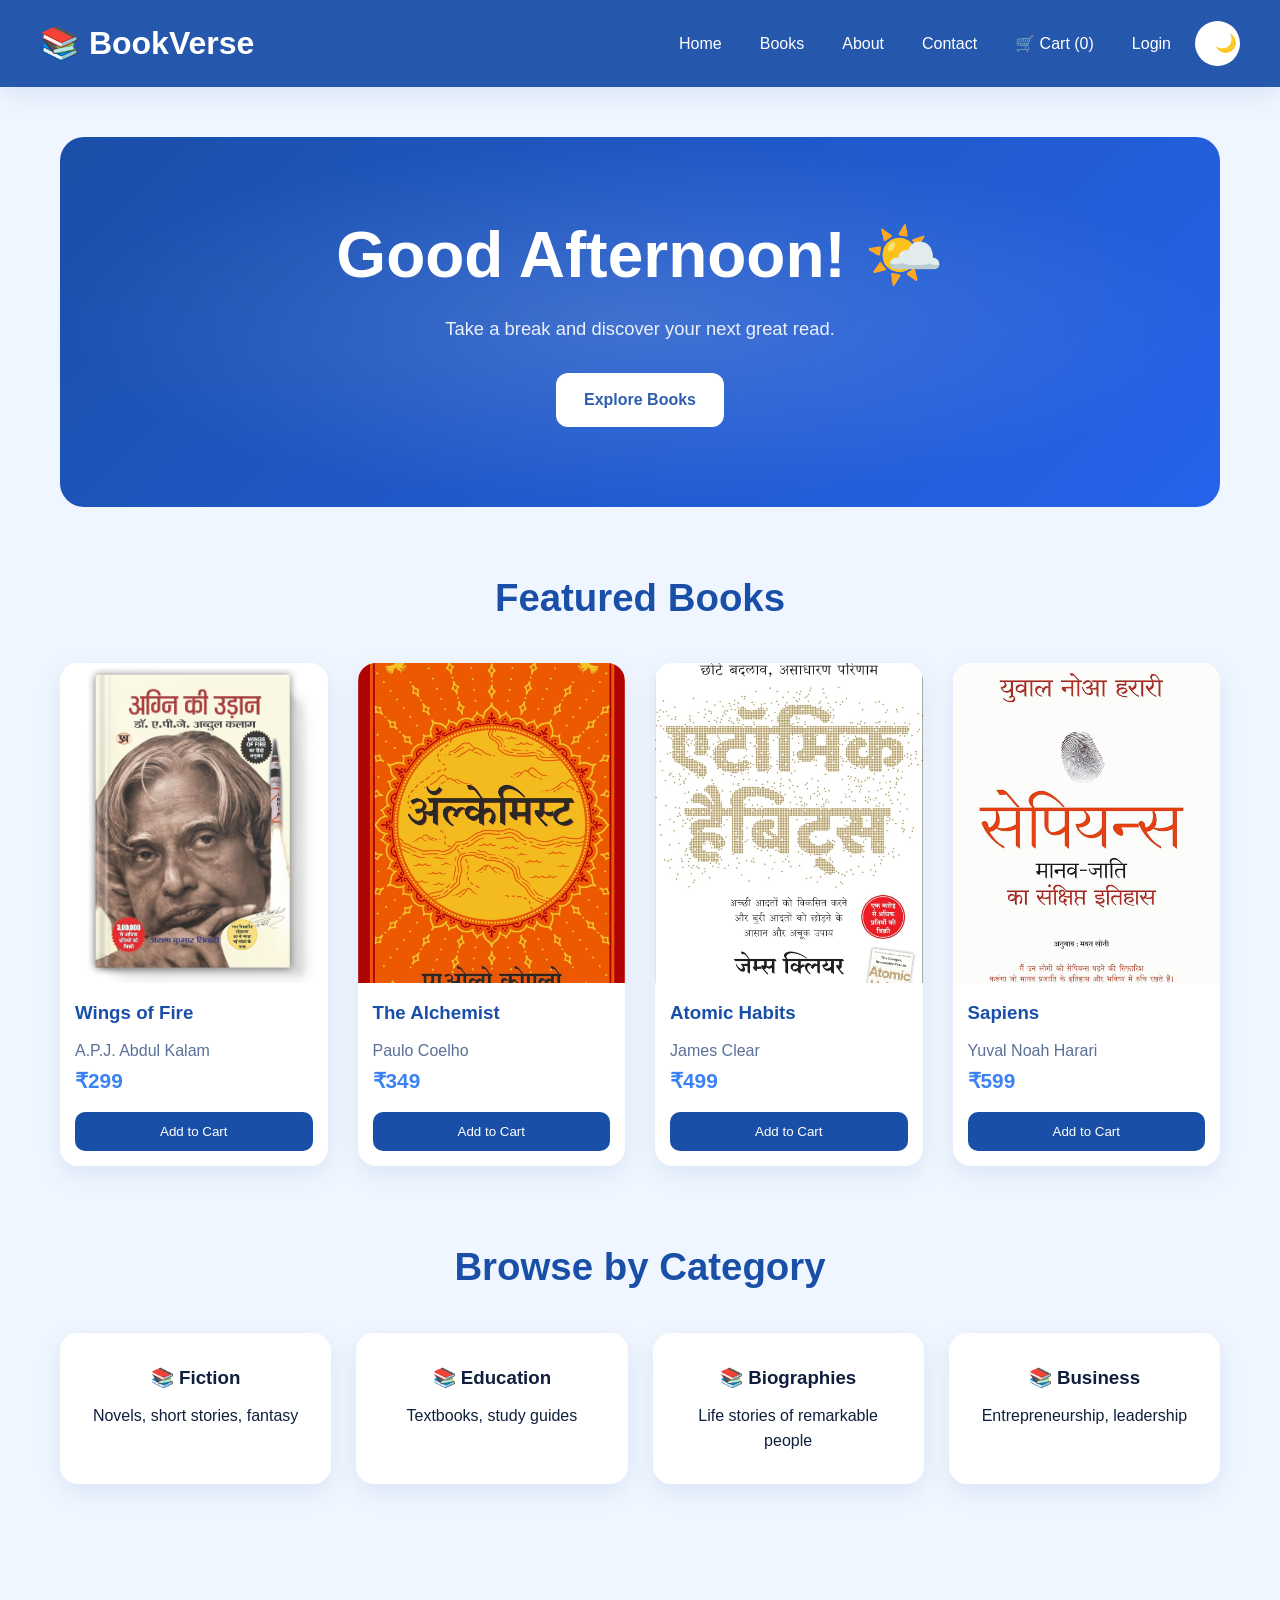
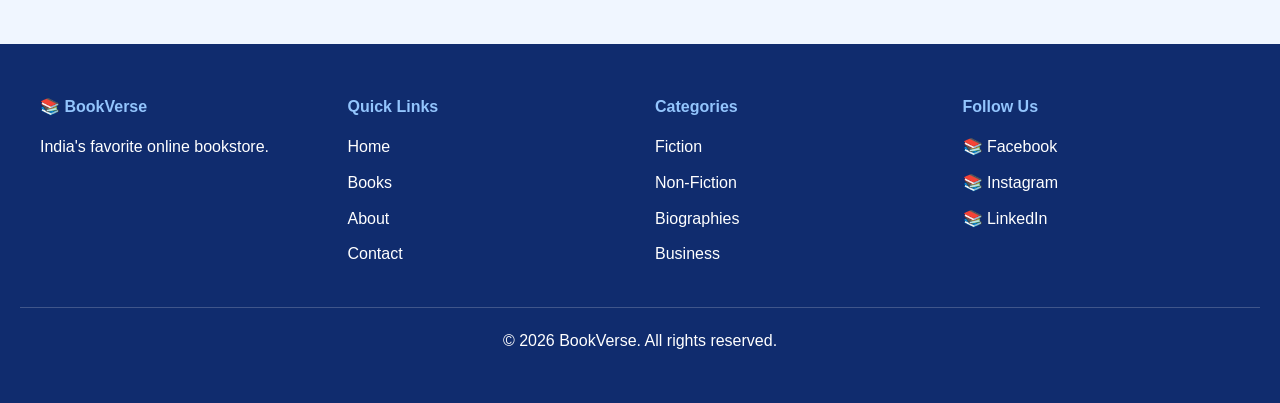
<file: index.html>
<!doctype html>
<html lang="en">
  <head>
    <meta charset="UTF-8" />
    <meta name="viewport" content="width=device-width, initial-scale=1.0" />
    <title>BookVerse – India's Favorite Online Bookstore</title>
    <meta
      name="description"
      content="Buy books online at BookVerse. Indian authors, bestsellers, fiction, education books. Free delivery across India."
    />
    <meta
      name="keywords"
      content="books, online bookstore, indian authors, buy books online, rajen rangari"
    />
    <meta property="og:title" content="BookVerse – Online Bookstore" />
    <meta
      property="og:description"
      content="India's favorite place to buy books online"
    />
    <meta property="og:image" content="assests/image/banner1.jpg" />
    <link rel="icon" href="assests/image/favicon.ico" />
    <link rel="stylesheet" href="css/style.css" />
    <link rel="stylesheet" href="css/home.css" />
    <link rel="stylesheet" href="css/responsive.css" />
  </head>
  <body>
    <header>
      <h1>📚 BookVerse</h1>
      <nav>
        <a href="index.html">Home</a>
        <a href="books.html">Books</a>
        <a href="about.html">About</a>
        <a href="contact.html">Contact</a>
        <a href="cart.html" id="cart-link"
          >🛒 Cart (<span id="cart-count">0</span>)</a
        >
        <a href="login.html">Login</a>
        <button id="theme-toggle">🌙</button>
      </nav>
    </header>

    <main>
      <section class="hero">
        <h2 id="hero-title">Welcome to BookVerse</h2>

        <p id="hero-subtitle">Discover thousands of books.</p>

        <a href="books.html" class="btn"> Explore Books </a>
      </section>

      <section class="featured">
        <h2>Featured Books</h2>
        <div class="book-grid">
          <article class="book-card">
            <img src="assests/image/Wings of Fire.jpg" alt="Wings of Fire" />
            <h3>Wings of Fire</h3>
            <p class="author">A.P.J. Abdul Kalam</p>
            <p class="price">₹299</p>
            <button class="add-to-cart" data-id="1">Add to Cart</button>
          </article>
          <article class="book-card">
            <img src="assests/image/The Alchemist.jpg" alt="The Alchemist" />
            <h3>The Alchemist</h3>
            <p class="author">Paulo Coelho</p>
            <p class="price">₹349</p>
            <button class="add-to-cart" data-id="2">Add to Cart</button>
          </article>
          <article class="book-card">
            <img src="assests/image/Atomic Habits.jpg" alt="Atomic Habits" />
            <h3>Atomic Habits</h3>
            <p class="author">James Clear</p>
            <p class="price">₹499</p>
            <button class="add-to-cart" data-id="3">Add to Cart</button>
          </article>
          <article class="book-card">
            <img src="assests/image/Sapiens.jpg" alt="Sapiens" />
            <h3>Sapiens</h3>
            <p class="author">Yuval Noah Harari</p>
            <p class="price">₹599</p>
            <button class="add-to-cart" data-id="4">Add to Cart</button>
          </article>
        </div>
      </section>

      <section class="categories">
        <h2>Browse by Category</h2>
        <div class="category-list-container">
          <div class="category">
            <h3>📚 Fiction</h3>
            <p>Novels, short stories, fantasy</p>
          </div>
          <div class="category">
            <h3>📚 Education</h3>
            <p>Textbooks, study guides</p>
          </div>
          <div class="category">
            <h3>📚 Biographies</h3>
            <p>Life stories of remarkable people</p>
          </div>
          <div class="category">
            <h3>📚 Business</h3>
            <p>Entrepreneurship, leadership</p>
          </div>
        </div>
      </section>
    </main>

    <footer>
      <div class="footer-content">
        <div class="footer-column">
          <h4>📚 BookVerse</h4>
          <p>India's favorite online bookstore.</p>
        </div>
        <div class="footer-column">
          <h4>Quick Links</h4>
          <ul>
            <li><a href="index.html">Home</a></li>
            <li><a href="books.html">Books</a></li>
            <li><a href="about.html">About</a></li>
            <li><a href="contact.html">Contact</a></li>
          </ul>
        </div>
        <div class="footer-column">
          <h4>Categories</h4>
          <ul>
            <li><a href="#">Fiction</a></li>
            <li><a href="#">Non-Fiction</a></li>
            <li><a href="#">Biographies</a></li>
            <li><a href="#">Business</a></li>
          </ul>
        </div>
        <div class="footer-column">
          <h4>Follow Us</h4>
          <ul>
            <li>
              <a href="https://www.facebook.com/rajen.rangari/">📚 Facebook</a>
            </li>
            <li>
              <a href="https://www.instagram.com/ranrajen">📚 Instagram</a>
            </li>

            <li>
              <a href="https://www.linkedin.com/in/rajen-rangari"
                >📚 LinkedIn</a
              >
            </li>
          </ul>
        </div>
      </div>
      <div class="footer-bottom">
        <p>&copy; 2026 BookVerse. All rights reserved.</p>
      </div>
    </footer>

    <script src="js/books.js"></script>
    <script src="js/cart.js"></script>
    <script src="js/main.js"></script>
  </body>
</html>
</file>
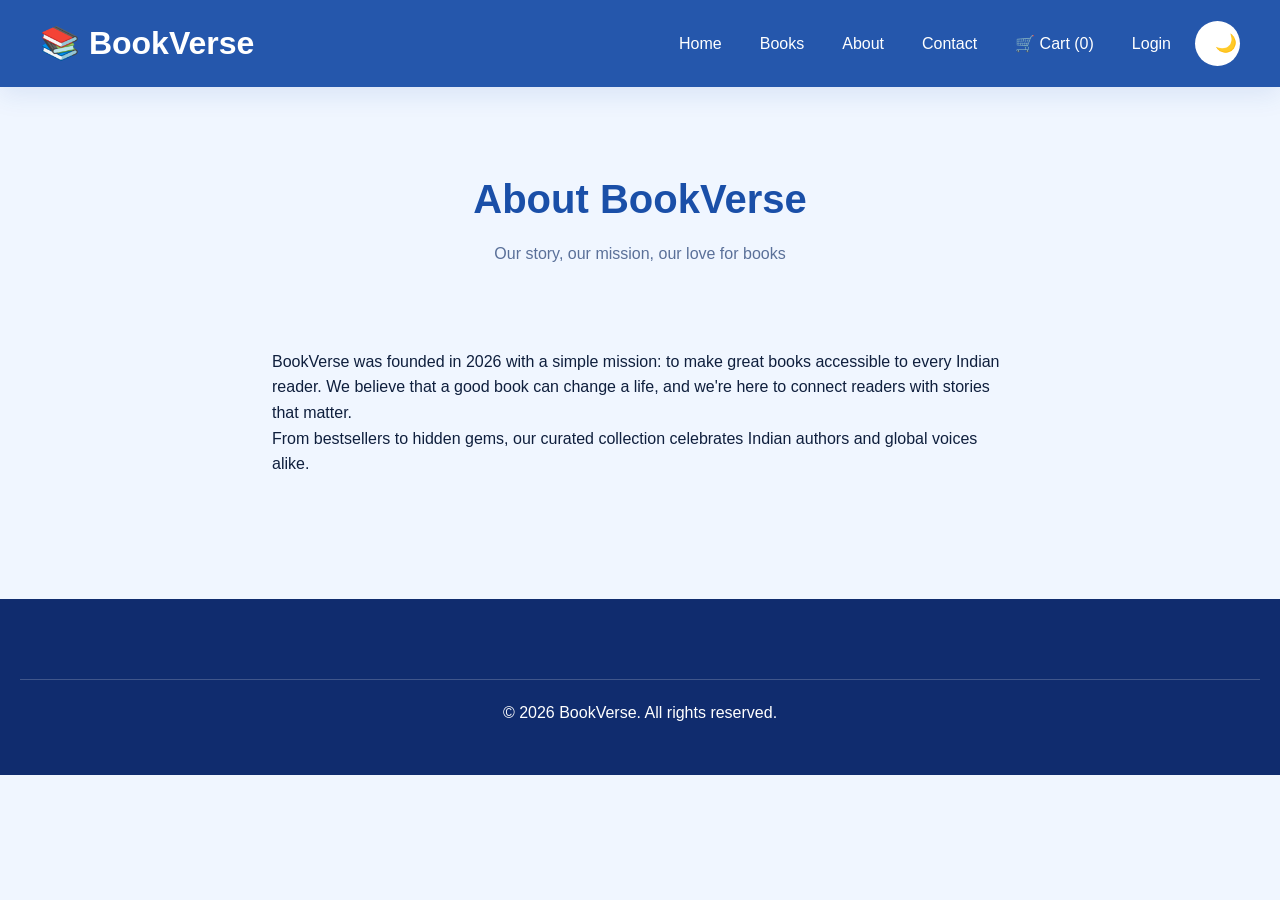
<file: about.html>
<!doctype html>
<html lang="en">
  <head>
    <meta charset="UTF-8" />
    <meta name="viewport" content="width=device-width, initial-scale=1.0" />
    <title>About – BookVerse</title>
    <link rel="icon" href="assests/image/favicon.ico" />
    <link rel="stylesheet" href="css/style.css" />
    <link rel="stylesheet" href="css/responsive.css" />
  </head>
  <body>
    <header>
      <h1>📚 BookVerse</h1>
      <nav>
        <a href="index.html">Home</a>
        <a href="books.html">Books</a>
        <a href="about.html">About</a>
        <a href="contact.html">Contact</a>
        <a href="cart.html" id="cart-link"
          >🛒 Cart (<span id="cart-count">0</span>)</a
        >
        <a href="login.html">Login</a>
        <button id="theme-toggle">🌙</button>
      </nav>
    </header>

    <main>
      <section class="page-header">
        <h2>About BookVerse</h2>
        <p>Our story, our mission, our love for books</p>
      </section>
      <section style="max-width: 800px; margin: auto; padding: 2rem">
        <p>
          BookVerse was founded in 2026 with a simple mission: to make great
          books accessible to every Indian reader. We believe that a good book
          can change a life, and we're here to connect readers with stories that
          matter.
        </p>
        <p>
          From bestsellers to hidden gems, our curated collection celebrates
          Indian authors and global voices alike.
        </p>
      </section>
    </main>

    <footer>
      <div class="footer-bottom">
        <p>&copy; 2026 BookVerse. All rights reserved.</p>
      </div>
    </footer>

    <script src="js/cart.js"></script>
    <script src="js/main.js"></script>
  </body>
</html>
</file>
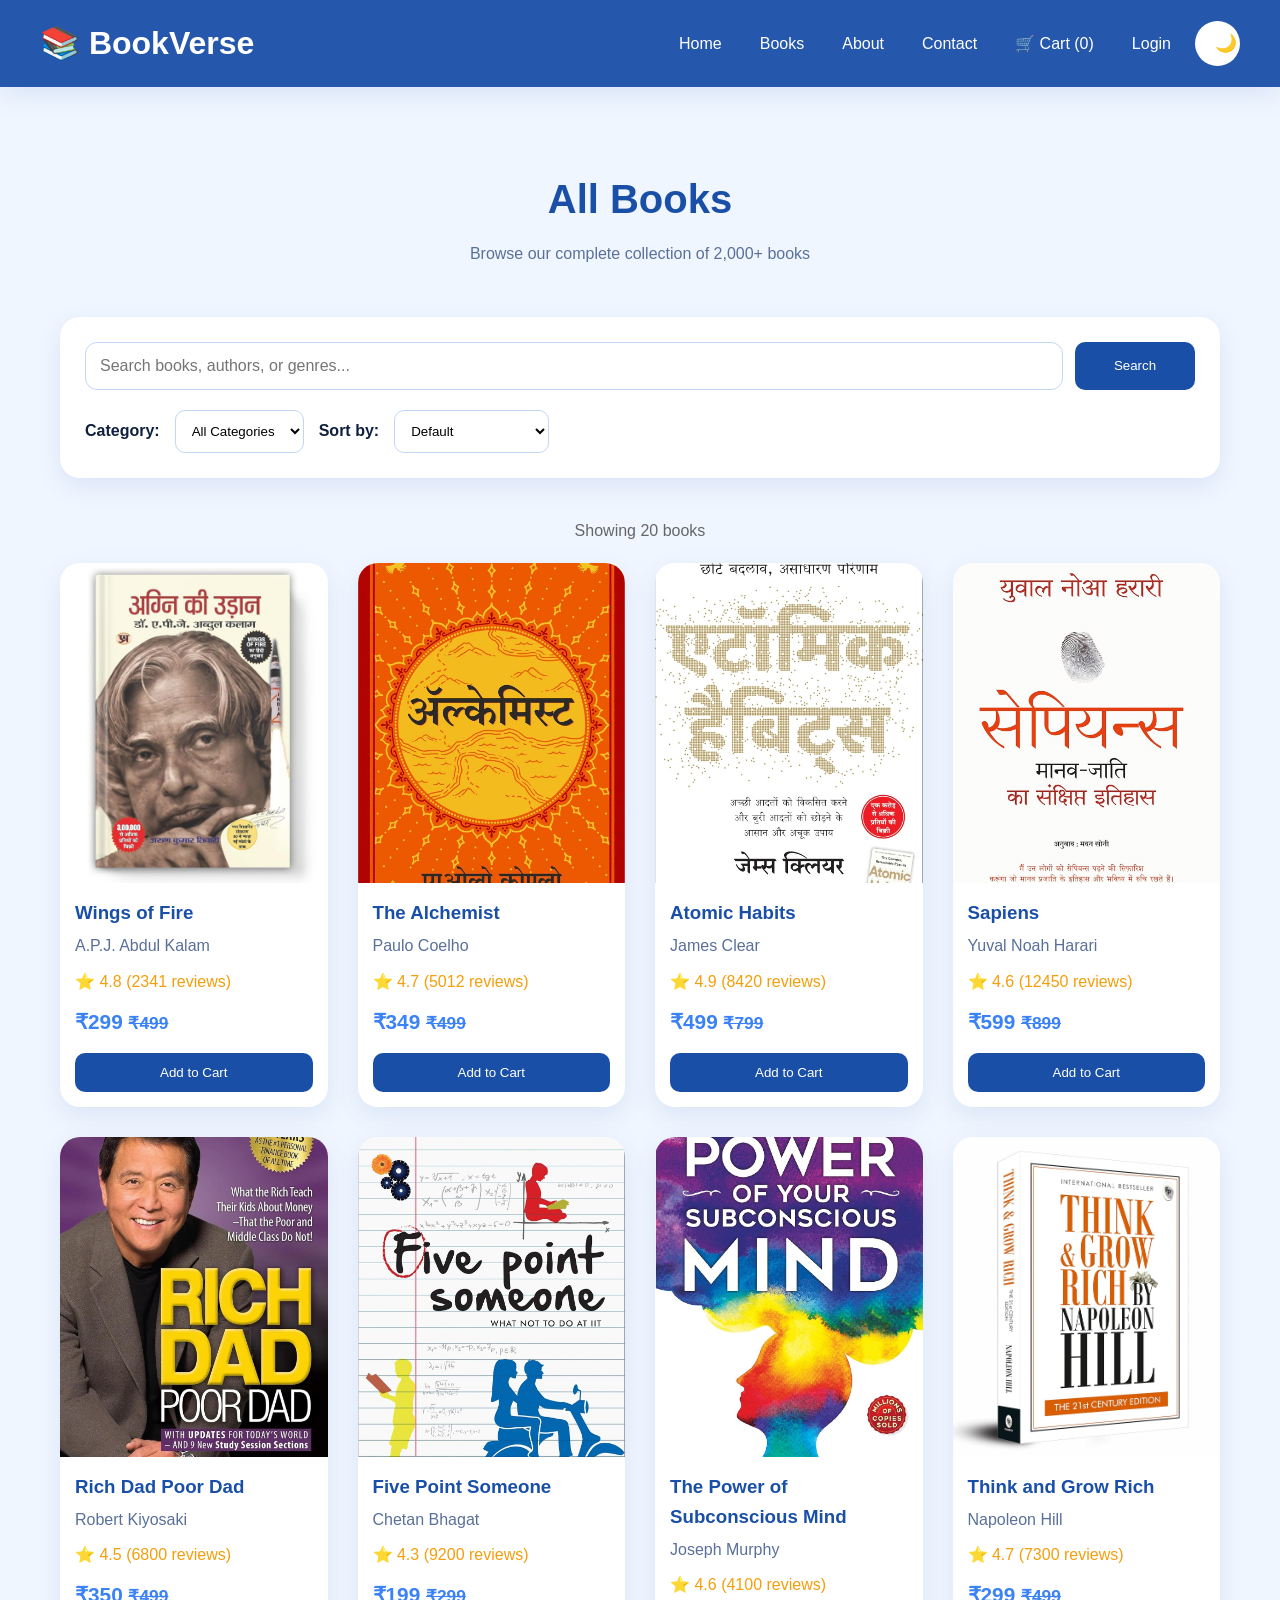
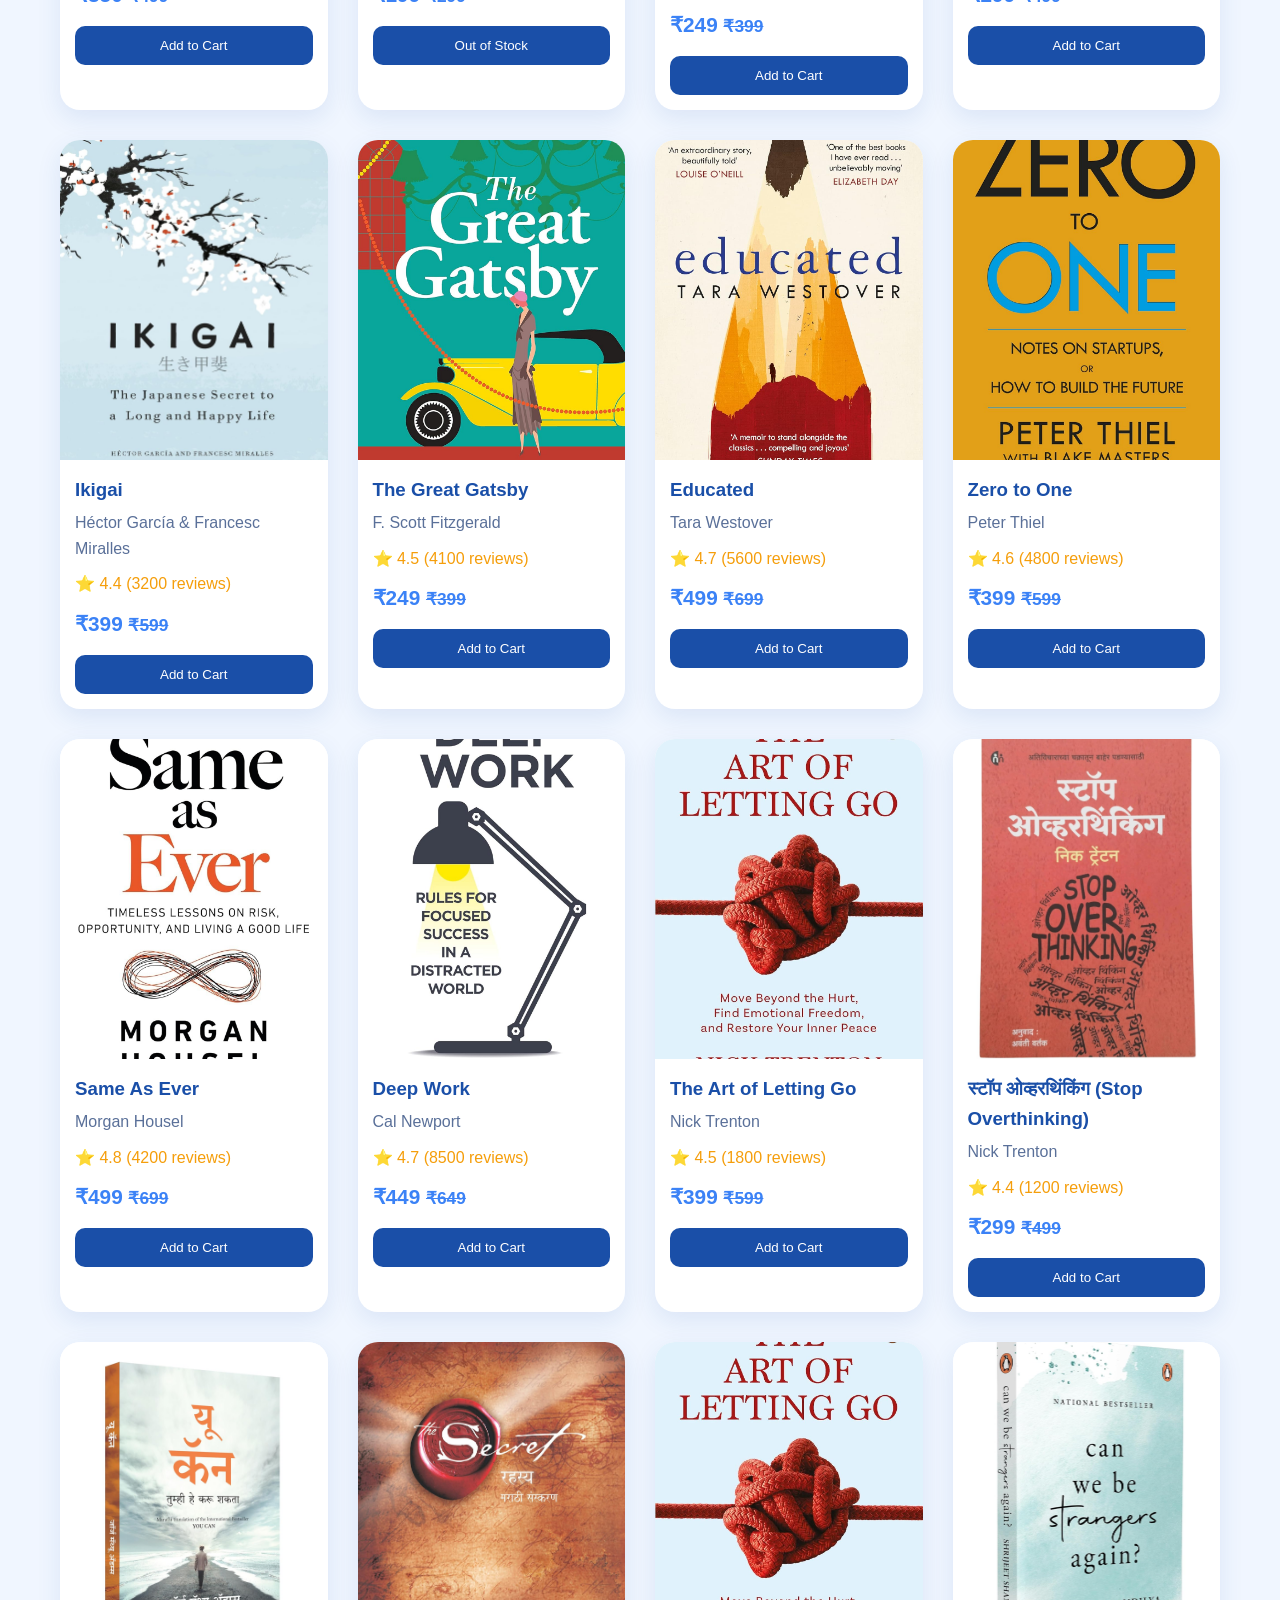
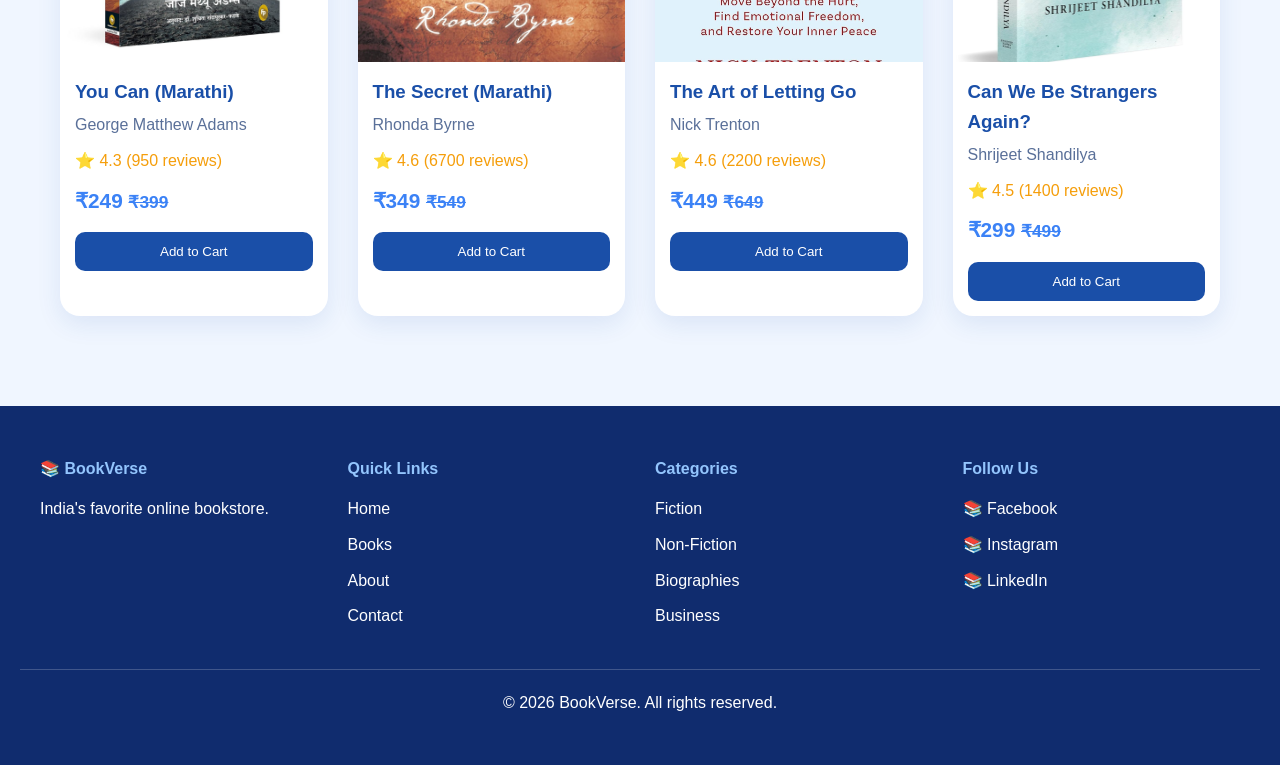
<file: books.html>
<!doctype html>
<html lang="en">
  <head>
    <meta charset="UTF-8" />
    <meta name="viewport" content="width=device-width, initial-scale=1.0" />
    <title>All Books – BookVerse</title>
    <meta
      name="description"
      content="Browse 2000+ books – fiction, biographies, business and more."
    />
    <link rel="icon" href="assests/image/favicon.ico" />
    <link rel="stylesheet" href="css/style.css" />
    <link rel="stylesheet" href="css/books.css" />
    <link rel="stylesheet" href="css/responsive.css" />
  </head>
  <body>
    <header>
      <h1>📚 BookVerse</h1>
      <nav>
        <a href="index.html">Home</a>
        <a href="books.html">Books</a>
        <a href="about.html">About</a>
        <a href="contact.html">Contact</a>
        <a href="cart.html" id="cart-link"
          >🛒 Cart (<span id="cart-count">0</span>)</a
        >
        <a href="login.html">Login</a>
        <button id="theme-toggle">🌙</button>
      </nav>
    </header>

    <main>
      <section class="page-header">
        <h2>All Books</h2>
        <p>Browse our complete collection of 2,000+ books</p>
      </section>

      <section class="filters">
        <div class="search-box">
          <input
            type="search"
            id="search-input"
            placeholder="Search books, authors, or genres..."
          />
          <button type="button">Search</button>
        </div>
        <div class="filter-controls">
          <label for="category-filter">Category:</label>
          <select id="category-filter">
            <option value="all">All Categories</option>
            <option value="fiction">Fiction</option>
            <option value="education">Education</option>
            <option value="biography">Biographies</option>
            <option value="business">Business</option>
            <option value="self-help">Self-Help</option>
            <option value="history">History</option>
          </select>
          <label for="sort">Sort by:</label>
          <select id="sort">
            <option value="default">Default</option>
            <option value="price-low">Price: Low to High</option>
            <option value="price-high">Price: High to Low</option>
            <option value="rating">Rating</option>
          </select>
        </div>
      </section>

      <section class="books-grid" id="books-container">
        <!-- Dynamically populated by JavaScript -->
      </section>
    </main>

    <footer>
      <div class="footer-content">
        <div class="footer-column">
          <h4>📚 BookVerse</h4>
          <p>India's favorite online bookstore.</p>
        </div>
        <div class="footer-column">
          <h4>Quick Links</h4>
          <ul>
            <li><a href="index.html">Home</a></li>
            <li><a href="books.html">Books</a></li>
            <li><a href="about.html">About</a></li>
            <li><a href="contact.html">Contact</a></li>
          </ul>
        </div>
        <div class="footer-column">
          <h4>Categories</h4>
          <ul>
            <li><a href="#">Fiction</a></li>
            <li><a href="#">Non-Fiction</a></li>
            <li><a href="#">Biographies</a></li>
            <li><a href="#">Business</a></li>
          </ul>
        </div>
    <div class="footer-column">
          <h4>Follow Us</h4>
          <ul>
            <li>
              <a href="https://www.facebook.com/rajen.rangari/">📚 Facebook</a>
            </li>
            <li>
              <a href="https://www.instagram.com/ranrajen">📚 Instagram</a>
            </li>

            <li>
              <a href="https://www.linkedin.com/in/rajen-rangari"
                >📚 LinkedIn</a
              >
            </li>
          </ul>
        </div>
      </div>
      <div class="footer-bottom">
        <p>&copy; 2026 BookVerse. All rights reserved.</p>
      </div>
    </footer>

    <script src="js/books.js"></script>
    <script src="js/cart.js"></script>
    <script src="js/main.js"></script>
    <script src="js/search.js"></script>
  </body>
</html>
</file>
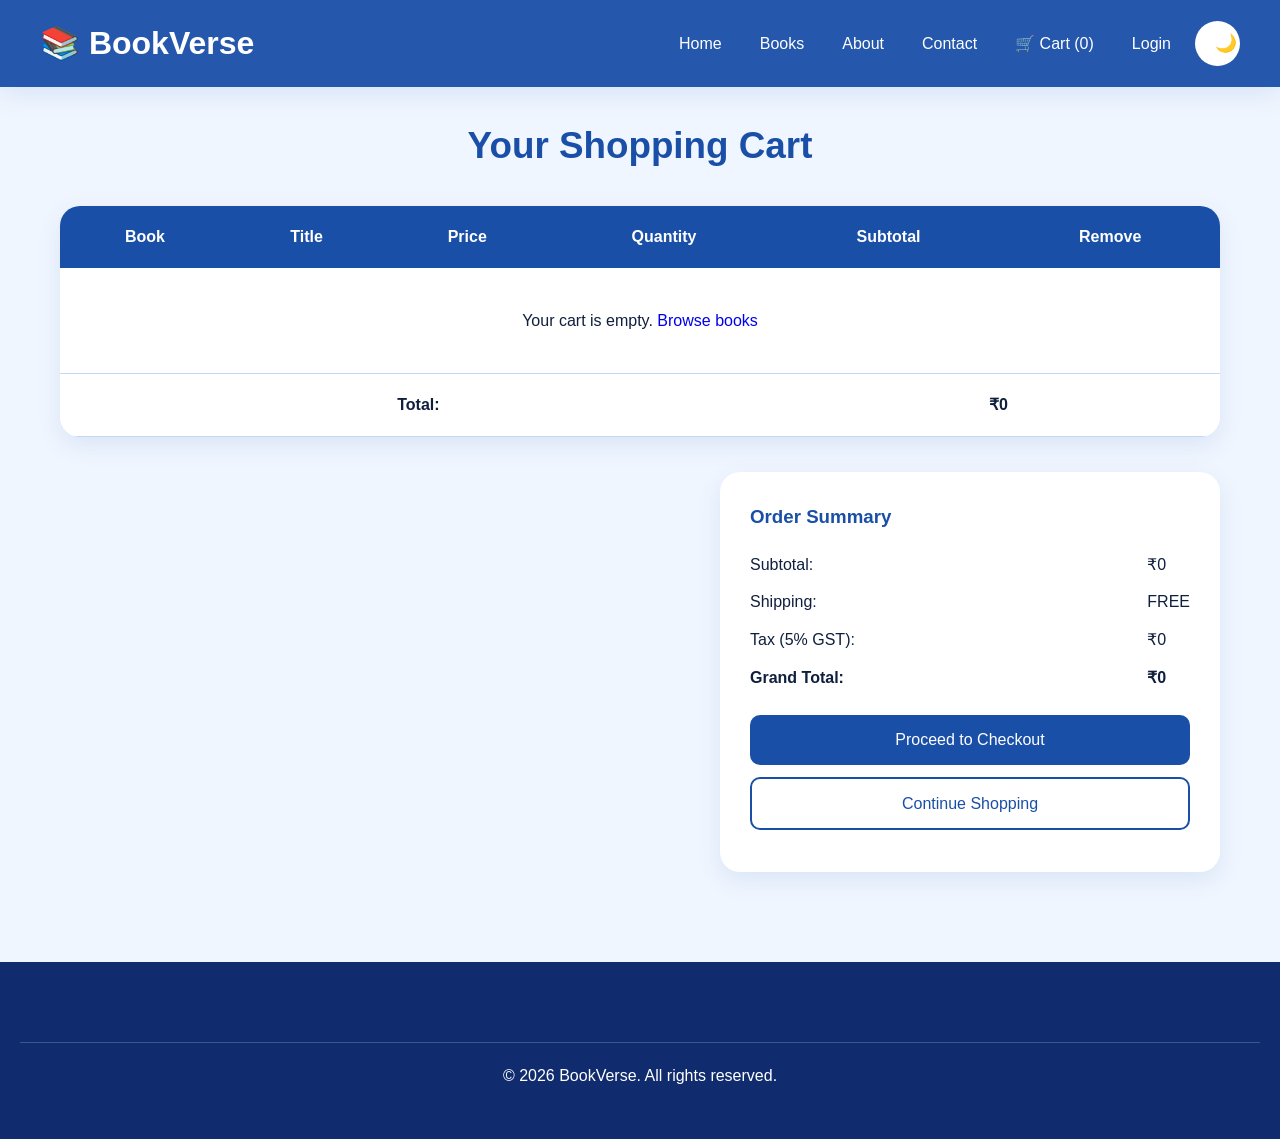
<file: cart.html>
<!doctype html>
<html lang="en">
  <head>
    <meta charset="UTF-8" />
    <meta name="viewport" content="width=device-width, initial-scale=1.0" />
    <title>Your Cart – BookVerse</title>
    <link rel="icon" href="assests/image/favicon.ico" />
    <link rel="stylesheet" href="css/style.css" />
    <link rel="stylesheet" href="css/cart.css" />
    <link rel="stylesheet" href="css/responsive.css" />
  </head>
  <body>
    <header>
      <h1>📚 BookVerse</h1>
      <nav>
        <a href="index.html">Home</a>
        <a href="books.html">Books</a>
        <a href="about.html">About</a>
        <a href="contact.html">Contact</a>
        <a href="cart.html" id="cart-link"
          >🛒 Cart (<span id="cart-count">0</span>)</a
        >
        <a href="login.html">Login</a>
        <button id="theme-toggle" type="button">🌙</button>
      </nav>
    </header>

    <main>
      <section class="cart-section">
        <h2>Your Shopping Cart</h2>
        <table class="cart-table">
          <thead>
            <tr>
              <th>Book</th>
              <th>Title</th>
              <th>Price</th>
              <th>Quantity</th>
              <th>Subtotal</th>
              <th>Remove</th>
            </tr>
          </thead>
          <tbody id="cart-items"></tbody>
          <tfoot>
            <tr>
              <td colspan="4"><strong>Total:</strong></td>
              <td colspan="2"><strong id="cart-total">₹0</strong></td>
            </tr>
          </tfoot>
        </table>

        <section class="order-summary">
          <h3>Order Summary</h3>
          <dl>
            <dt>Subtotal:</dt>
            <dd id="summary-subtotal">₹0</dd>
            <dt>Shipping:</dt>
            <dd>FREE</dd>
            <dt>Tax (5% GST):</dt>
            <dd id="summary-tax">₹0</dd>
            <dt><strong>Grand Total:</strong></dt>
            <dd><strong id="summary-total">₹0</strong></dd>
          </dl>
          <a href="#" class="btn-primary">Proceed to Checkout</a>
          <a href="books.html" class="btn-secondary">Continue Shopping</a>
        </section>
      </section>
    </main>

    <footer>
      <div class="footer-bottom">
        <p>&copy; 2026 BookVerse. All rights reserved.</p>
      </div>
    </footer>

    <script src="js/books.js"></script>
    <script src="js/cart.js"></script>
    <script src="js/main.js"></script>
    <script src="js/cart-page.js"></script>
  </body>
</html>
</file>
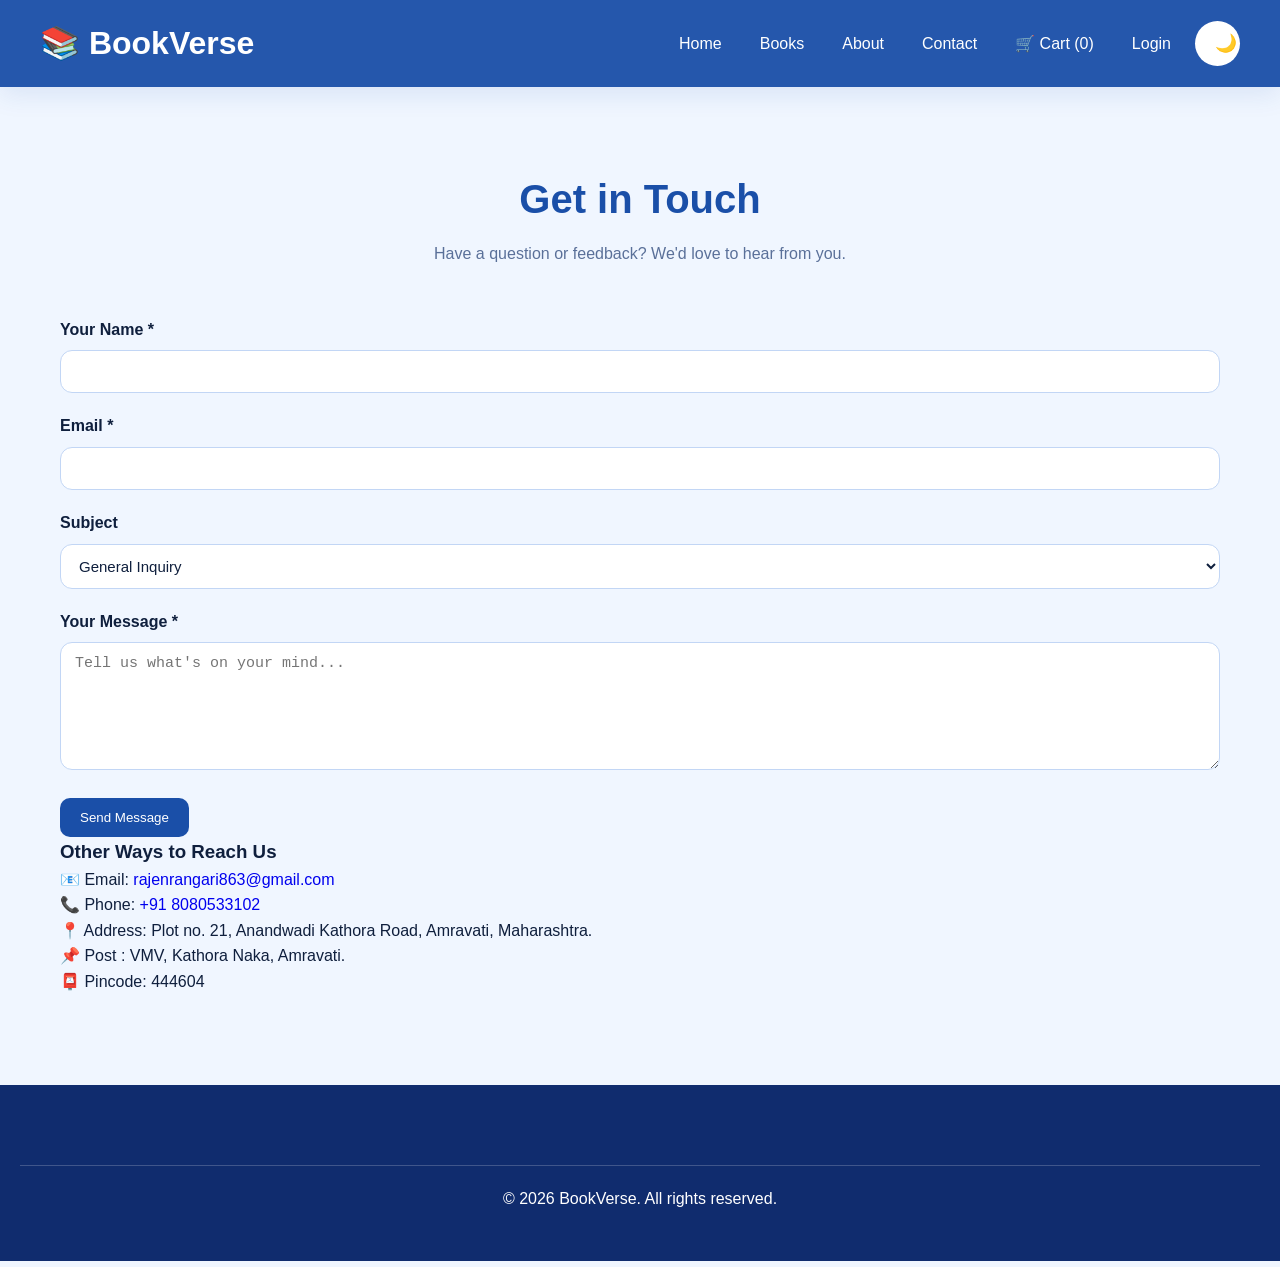
<file: contact.html>
<!doctype html>
<html lang="en">
  <head>
    <meta charset="UTF-8" />
    <meta name="viewport" content="width=device-width, initial-scale=1.0" />
    <title>Contact Us – BookVerse</title>
    <link rel="icon" href="assests/image/favicon.ico" />
    <link rel="stylesheet" href="css/style.css" />
    <link rel="stylesheet" href="css/form.css" />
    <link rel="stylesheet" href="css/responsive.css" />
  </head>
  <body>
    <header>
      <h1>📚 BookVerse</h1>
      <nav>
        <a href="index.html">Home</a>
        <a href="books.html">Books</a>
        <a href="about.html">About</a>
        <a href="contact.html">Contact</a>
        <a href="cart.html" id="cart-link"
          >🛒 Cart (<span id="cart-count">0</span>)</a
        >
        <a href="login.html">Login</a>
        <button id="theme-toggle" type="button">🌙</button>
      </nav>
    </header>

    <main>
      <section class="page-header">
        <h2>Get in Touch</h2>
        <p>Have a question or feedback? We'd love to hear from you.</p>
      </section>
      <section class="contact-section">
        <form action="#" method="POST" class="contact-form">
          <div class="form-group">
            <label for="name">Your Name *</label>
            <input type="text" id="name" name="name" required />
          </div>
          <div class="form-group">
            <label for="email">Email *</label>
            <input type="email" id="email" name="email" required />
          </div>
          <div class="form-group">
            <label for="subject">Subject</label>
            <select id="subject" name="subject">
              <option value="general">General Inquiry</option>
              <option value="order">Order Issue</option>
              <option value="suggestion">Book Suggestion</option>
              <option value="partnership">Partnership</option>
            </select>
          </div>
          <div class="form-group">
            <label for="message">Your Message *</label>
            <textarea
              id="message"
              name="message"
              rows="6"
              placeholder="Tell us what's on your mind..."
              required
            ></textarea>
          </div>
          <button type="submit" class="btn-primary">Send Message</button>
        </form>

        <div class="contact-info">
          <h3>Other Ways to Reach Us</h3>
          <p>
            📧 Email:
            <a href="mailto:rajenrangari863@gmail.com"
              >rajenrangari863@gmail.com</a
            >
          </p>
          <p>📞 Phone: <a href="tel:++91 8080533102">+91 8080533102</a></p>
          <p>
            📍 Address: Plot no. 21, Anandwadi Kathora Road, Amravati,
            Maharashtra.
          </p>
          <p>
            📌 Post : VMV, Kathora Naka, Amravati.<br />
            📮 Pincode: 444604
          </p>
        </div>
      </section>
    </main>

    <footer>
      <div class="footer-bottom">
        <p>&copy; 2026 BookVerse. All rights reserved.</p>
      </div>
    </footer>

    <script src="js/cart.js"></script>
    <script src="js/main.js"></script>
  </body>
</html>
</file>
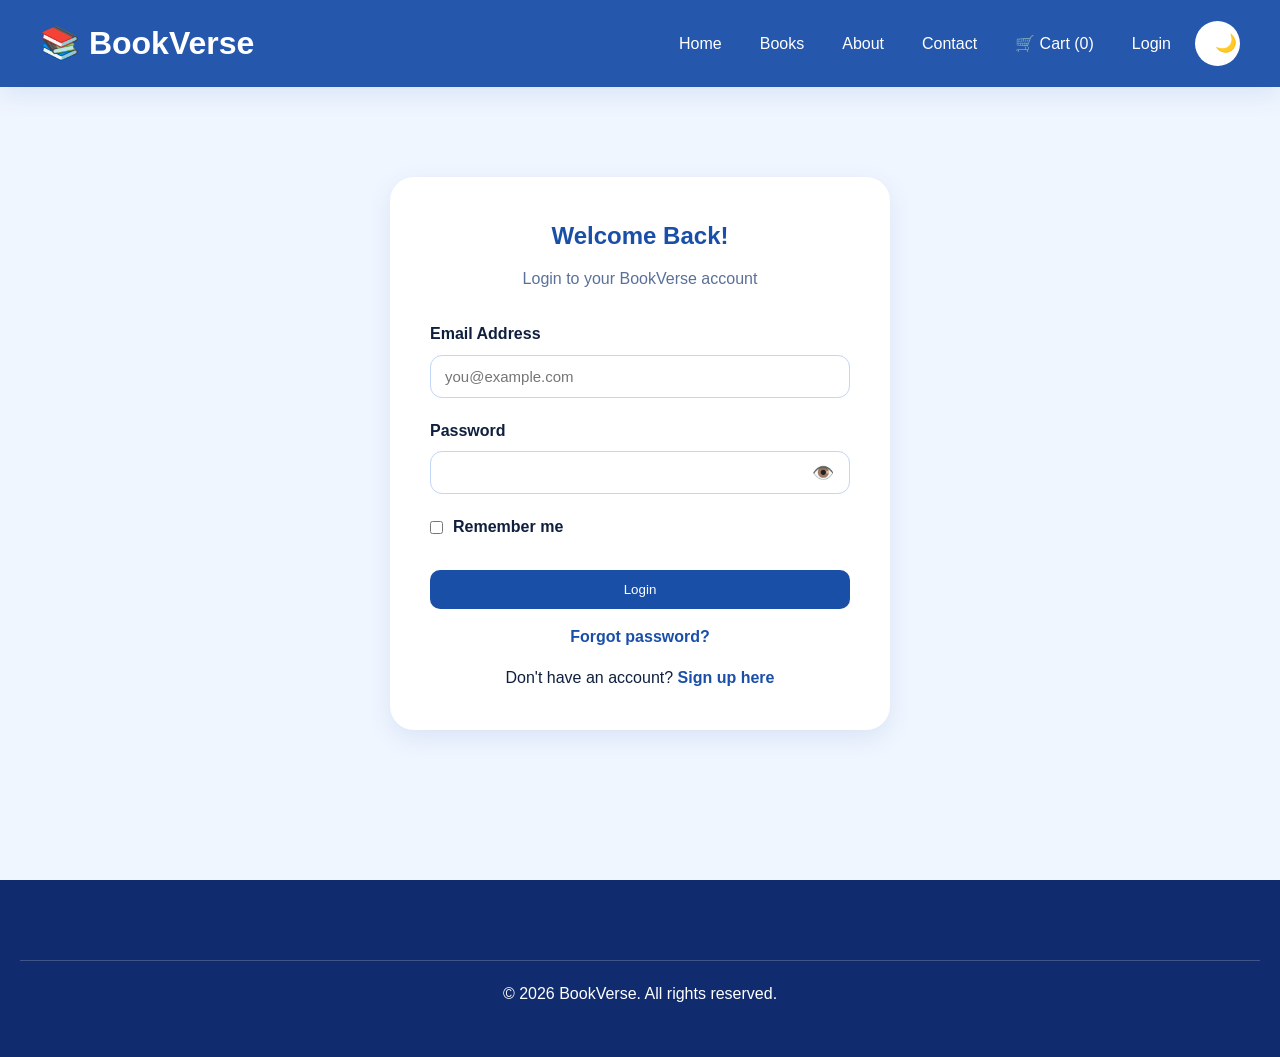
<file: login.html>
<!doctype html>
<html lang="en">
  <head>
    <meta charset="UTF-8" />
    <meta name="viewport" content="width=device-width, initial-scale=1.0" />
    <title>Login – BookVerse</title>
    <link rel="icon" href="assests/image/favicon.ico" />
    <link rel="stylesheet" href="css/style.css" />
    <link rel="stylesheet" href="css/form.css" />
    <link rel="stylesheet" href="css/responsive.css" />
  </head>
  <body>
    <header>
      <h1>📚 BookVerse</h1>
      <nav>
        <a href="index.html">Home</a>
        <a href="books.html">Books</a>
        <a href="about.html">About</a>
        <a href="contact.html">Contact</a>
        <a href="cart.html" id="cart-link"
          >🛒 Cart (<span id="cart-count">0</span>)</a
        >
        <a href="login.html">Login</a>
        <button id="theme-toggle" type="button">🌙</button>
      </nav>
    </header>

    <main>
      <section class="form-section">
        <h2>Welcome Back!</h2>
        <p>Login to your BookVerse account</p>
        <form action="#" method="POST" class="login-form">
          <div class="form-group">
            <label for="email">Email Address</label>
            <input
              type="email"
              id="email"
              name="email"
              placeholder="you@example.com"
              required
            />
          </div>
          <div class="form-group">
            <label for="password">Password</label>
            <div class="password-wrapper">
              <input type="password" id="password" name="password" required />

              <button type="button" id="toggle-password">👁️</button>
            </div>
          </div>
          <div class="form-group checkbox-group">
            <input type="checkbox" id="remember" name="remember" />
            <label for="remember">Remember me</label>
          </div>
          <button type="submit" class="btn-primary">Login</button>
          <p class="form-link"><a href="#">Forgot password?</a></p>
          <p class="form-link">
            Don't have an account? <a href="signup.html">Sign up here</a>
          </p>
        </form>
      </section>
    </main>

    <footer>
      <div class="footer-bottom">
        <p>&copy; 2026 BookVerse. All rights reserved.</p>
      </div>
    </footer>

    <script src="js/cart.js"></script>
    <script src="js/main.js"></script>
    <script src="js/login.js"></script>
  </body>
</html>
</file>
<file: css/style.css>
/* BookVerse GLOBAL STYLES */


* {
  margin: 0;
  padding: 0;
  box-sizing: border-box;
}

:root {
  --bg-main: #f0f6ff;
  --bg-card: #ffffff;
  --bg-accent: #e2eeff;

  --text-main: #0f1f3d;
  --text-muted: #5a7099;

  --primary: #1a4fa8;
  --primary-hover: #154089;
  --primary-dark: #102c6e;

  --accent: #3b82f6;
  --accent-light: #93c5fd;

  --success: #0d7d4d;
  --error: #d93025;

  --border: #c2d6f5;

  --space-xs: 0.5rem;
  --space-sm: 1rem;
  --space-md: 1.5rem;
  --space-lg: 2rem;
  --space-xl: 3rem;

  --radius-sm: 8px;
  --radius-md: 16px;
  --radius-lg: 24px;

  --max-width: 1200px;

  --shadow: 0 8px 24px rgba(26, 79, 168, 0.1);

  --transition: 0.3s ease;
}

html {
  scroll-behavior: smooth;
}

body {
  font-family: Inter, Arial, sans-serif;
  background: var(--bg-main);
  color: var(--text-main);
  line-height: 1.6;
}

img {
  max-width: 100%;
  display: block;
}

a {
  text-decoration: none;
}

ul {
  list-style: none;
}

main {
  max-width: var(--max-width);
  margin: auto;
  padding: 30px 20px;
}


.page-header {
  text-align: center;
  padding: 50px 20px;
}

.page-header h2 {
  font-size: 2.5rem;
  color: var(--primary);
  margin-bottom: 10px;
}

.page-header p {
  color: var(--text-muted);
}


header {
  background: rgba(26, 79, 168, 0.95);
  backdrop-filter: blur(12px);

  color: white;

  position: sticky;
  top: 0;
  z-index: 1000;

  display: flex;
  justify-content: space-between;
  align-items: center;

  gap: 20px;

  padding: 18px 40px;

  box-shadow: var(--shadow);
}

header h1 {
  font-size: 2rem;
  white-space: nowrap;
}

nav {
  display: flex;
  flex-wrap: wrap;
  gap: 10px;
}

nav a {
  color: white;

  padding: 10px 14px;

  border-radius: 10px;

  transition: var(--transition);
}

nav a:hover {
  background: rgba(255, 255, 255, 0.15);
  transform: translateY(-2px);
}

#cart-link {
  /* background: rgba(255, 255, 255, 0.15); */
}

.btn-primary,
button {
  border: none;
  cursor: pointer;

  background: var(--primary);
  color: white;

  padding: 12px 20px;

  border-radius: 10px;

  transition: var(--transition);
}

.btn-primary:hover,
button:hover {
  background: var(--primary-hover);
}

.btn-secondary {
  background: white;
  color: var(--primary);

  border: 2px solid var(--primary);

  padding: 12px 20px;
  border-radius: 10px;

  cursor: pointer;
}

.card {
  background: white;
  border-radius: var(--radius-md);
  box-shadow: var(--shadow);
}

footer {
  background: var(--primary-dark);
  color: white;

  margin-top: 60px;
  padding: 50px 20px;
}

.footer-content {
  max-width: var(--max-width);

  margin: auto;

  display: grid;
  grid-template-columns: repeat(auto-fit, minmax(220px, 1fr));

  gap: 30px;
}

.footer-column h4 {
  margin-bottom: 15px;
  color: var(--accent-light);
}

.footer-column li {
  margin-bottom: 10px;
}

.footer-column a {
  color: white;
}

.footer-column a:hover {
  color: var(--accent-light);
}

.footer-bottom {
  margin-top: 30px;
  padding-top: 20px;

  text-align: center;

  border-top: 1px solid rgba(255, 255, 255, 0.2);
}

.notification {
  position: fixed;

  top: 90px;
  right: 20px;

  background: var(--success);
  color: white;

  padding: 15px 20px;

  border-radius: 12px;

  box-shadow: var(--shadow);

  z-index: 9999;

  animation: slideIn 0.3s ease;
}

@keyframes slideIn {
  from {
    opacity: 0;
    transform: translateX(100%);
  }

  to {
    opacity: 1;
    transform: translateX(0);
  }
}

/* 
   DARK MODE
 */

body.dark-mode {
  --bg-main: #0f172a;
  --bg-card: #1e293b;
  --bg-accent: #334155;

  --text-main: #f8fafc;
  --text-muted: #cbd5e1;

  --border: #475569;

  --shadow: 0 8px 24px rgba(0, 0, 0, 0.35);
}

body.dark-mode header {
  background: #0f172a;
}

body.dark-mode footer {
  background: #020617;
}

body.dark-mode .book-card,
body.dark-mode .category,
body.dark-mode .form-section,
body.dark-mode .filters,
body.dark-mode .reviews,
body.dark-mode .cart-container,
body.dark-mode .contact-card {
  background: var(--bg-card);
}

#theme-toggle {
  background: white;
  color: var(--primary);

  border: none;

  width: 45px;
  height: 45px;

  border-radius: 50%;

  cursor: pointer;

  font-size: 1.1rem;
}

#theme-toggle:hover {
  transform: rotate(20deg);
}
</file>
<file: css/home.css>
/* HERO */

.hero{
    background:
    linear-gradient(
        135deg,
        var(--primary) 0%,
        #2563eb 100%
    );

    color:white;

    text-align:center;

    padding:80px 30px;

    border-radius:24px;

    margin-top:20px;
    margin-bottom:60px;

    position:relative;
    overflow:hidden;
}

.hero::before{
    content:"";

    position:absolute;
    inset:0;

    background:
    radial-gradient(
        rgba(255,255,255,.15),
        transparent 70%
    );

    pointer-events:none;
}

.hero h2{
    position:relative;

    font-size:4rem;
    line-height:1.2;

    margin-bottom:20px;
}

.hero p{
    position:relative;

    max-width:700px;

    margin:auto;
    margin-bottom:30px;

    font-size:1.15rem;

    opacity:.9;
}

.hero .btn{
    display:inline-block;

    background:white;
    color:var(--primary);

    padding:14px 28px;

    border-radius:12px;

    font-weight:600;

    transition:.3s;
}

.hero .btn:hover{
    transform:translateY(-3px);
}

/* FEATURED */

.featured{
    margin-bottom:70px;
}

.featured h2{
    text-align:center;

    color:var(--primary);

    margin-bottom:35px;

    font-size:2.4rem;
}

/* BOOK GRID */

.book-grid{
    display:grid;

    grid-template-columns:
    repeat(auto-fit,minmax(250px,1fr));

    gap:30px;
}


.book-card{
    background:white;

    border-radius:18px;

    overflow:hidden;

    box-shadow:var(--shadow);

    transition:.3s;

    display:flex;
    flex-direction:column;
}

.book-card:hover{
    transform:translateY(-8px);
}

.book-card img{
    width:100%;
    height:320px;

    object-fit:cover;
}

.book-card h3{
    padding:15px 15px 0;

    color:var(--primary);

    min-height:55px;
}

.book-card .author{
    padding:0 15px;

    color:var(--text-muted);
}

.book-card .rating{
    padding:10px 15px;

    color:#f59e0b;

    font-size:.9rem;
}

.book-card .price{
    padding:0 15px;

    font-size:1.3rem;
    font-weight:700;

    color:var(--accent);
}

.book-card button{
    margin:15px;
}


.categories{
    margin-bottom:70px;
}

.categories h2{
    text-align:center;

    color:var(--primary);

    margin-bottom:35px;

    font-size:2.4rem;
}

.category-list-container{
    display:grid;

    grid-template-columns:
    repeat(auto-fit,minmax(220px,1fr));

    gap:25px;
}

.category{
    background:white;

    padding:30px;

    text-align:center;

    border-radius:18px;

    box-shadow:var(--shadow);

    transition:.3s;
}

.category:hover{
    transform:translateY(-6px);

    background:var(--accent);

    color:white;
}

.category h3{
    margin-bottom:10px;
}


.reader-circle{
    background:white;

    border-radius:24px;

    padding:60px 30px;

    text-align:center;

    box-shadow:var(--shadow);

    margin-bottom:70px;
}

.reader-circle h2{
    color:var(--primary);

    margin-bottom:15px;
}

.reader-circle p{
    max-width:700px;

    margin:auto;
    margin-bottom:25px;

    color:var(--text-muted);
}
</file>
<file: css/responsive.css>
@media (max-width: 992px){

    header{
        padding:15px 20px;
    }

    .book-detail{
        grid-template-columns:1fr;
        gap:30px;
    }

    .book-image{
        max-width:400px;
        margin:auto;
    }

    .hero h2{
        font-size:3rem;
    }

    .featured h2,
    .categories h2,
    .page-header h2{
        font-size:2rem;
    }
}



@media (max-width:768px){

    main{
        padding:20px 15px;
    }

    header{
        flex-direction:column;
        text-align:center;
    }

    header h1{
        font-size:1.8rem;
    }

    nav{
        justify-content:center;
    }

    nav a{
        padding:8px 12px;
        font-size:.95rem;
    }


    .hero{
        padding:60px 20px;
    }

    .hero h2{
        font-size:2.2rem;
    }

    .hero p{
        font-size:1rem;
    }


    .book-grid,
    .books-grid{
        grid-template-columns:1fr;
    }

    .book-card{
        max-width:420px;
        margin:auto;
    }


    .search-box{
        flex-direction:column;
    }

    .search-box button{
        width:100%;
    }

    .filter-controls{
        flex-direction:column;
        align-items:stretch;
    }

    .filter-controls select{
        width:100%;
    }


    .book-info h2{
        font-size:2rem;
    }

    .book-info .price{
        font-size:1.6rem;
    }

    .book-details{
        grid-template-columns:1fr;
        gap:5px;
    }

    .purchase-actions{
        flex-direction:column;
        align-items:stretch;
    }

    .purchase-actions input{
        width:100%;
    }


    .form-section{
        padding:25px;
    }


    .footer-content{
        grid-template-columns:1fr;
        text-align:center;
    }
}


@media (max-width:480px){

    header{
        padding:15px;
    }

    header h1{
        font-size:1.6rem;
    }

    .hero h2{
        font-size:1.8rem;
    }

    .hero p{
        font-size:.95rem;
    }

    .page-header{
        padding:30px 15px;
    }

    .page-header h2{
        font-size:1.8rem;
    }

    .featured h2,
    .categories h2{
        font-size:1.8rem;
    }

    .book-card img{
        height:280px;
    }

    .book-info h2{
        font-size:1.7rem;
    }

    .form-section{
        padding:20px;
        border-radius:16px;
    }

    .notification{
        right:10px;
        left:10px;
        top:80px;
    }
}
</file>
<file: css/books.css>
.filters{
    background:white;

    padding:25px;

    border-radius:20px;

    box-shadow:var(--shadow);

    margin-bottom:40px;
}

.search-box{
    display:flex;
    gap:12px;

    margin-bottom:20px;
}

.search-box input{
    flex:1;

    padding:14px;

    border:1px solid var(--border);

    border-radius:12px;

    font-size:1rem;
}

.search-box button{
    min-width:120px;
}

.filter-controls{
    display:flex;
    flex-wrap:wrap;

    gap:15px;
    align-items:center;
}

.filter-controls label{
    font-weight:600;
}

.filter-controls select{
    padding:12px;

    border-radius:10px;

    border:1px solid var(--border);

    background:white;
}


#result-count{
    margin-bottom:20px;

    color:var(--text-muted);

    text-align:center;
}



.books-grid{
    display:grid;

    grid-template-columns:
    repeat(auto-fit,minmax(260px,1fr));

    gap:30px;
}



.books-grid .book-card{
    background:white;

    border-radius:20px;

    overflow:hidden;

    box-shadow:var(--shadow);

    transition:.3s;

    display:flex;
    flex-direction:column;
}

.books-grid .book-card:hover{
    transform:translateY(-8px);
}

.books-grid .book-card img{
    width:100%;
    height:320px;

    object-fit:cover;
}

.books-grid .book-card h3{
    padding:15px 15px 5px;

    color:var(--primary);
}

.books-grid .author{
    padding:0 15px;

    color:var(--text-muted);
}

.books-grid .rating{
    padding:10px 15px;

    color:#f59e0b;
}

.books-grid .price{
    padding:0 15px;

    color:var(--accent);

    font-weight:700;

    font-size:1.3rem;
}

.books-grid button{
    margin:15px;
}

/*
   SINGLE BOOK PAGE
 */

.breadcrumb{
    margin-bottom:30px;
}

.breadcrumb ol{
    display:flex;
    flex-wrap:wrap;

    gap:10px;

    list-style:none;
}

.breadcrumb a{
    color:var(--primary);
}

.book-detail{
    display:grid;

    grid-template-columns:
    400px 1fr;

    gap:50px;

    margin-bottom:60px;
}

.book-image img{
    width:100%;

    border-radius:20px;

    box-shadow:var(--shadow);
}

.book-info h2{
    font-size:3rem;

    color:var(--primary);

    margin-bottom:15px;
}

.book-info .author{
    margin-bottom:15px;

    color:var(--text-muted);
}

.book-info .rating{
    color:#f59e0b;

    margin-bottom:15px;
}

.book-info .price{
    font-size:2rem;

    color:var(--accent);

    font-weight:700;

    margin-bottom:20px;
}

.book-info .description{
    margin-bottom:25px;
}

.book-details{
    display:grid;

    grid-template-columns:
    140px 1fr;

    gap:10px;

    margin-bottom:30px;
}

.book-details dt{
    font-weight:700;
}

.purchase-actions{
    display:flex;
    flex-wrap:wrap;

    gap:15px;
    align-items:center;
}

.purchase-actions input{
    width:80px;

    padding:10px;

    border:1px solid var(--border);

    border-radius:10px;
}



.reviews{
    background:white;

    padding:30px;

    border-radius:20px;

    box-shadow:var(--shadow);
}

.reviews h3{
    margin-bottom:25px;

    color:var(--primary);
}

.review{
    padding:20px 0;

    border-bottom:1px solid #eee;
}

.review:last-child{
    border-bottom:none;
}

.review h4{
    margin-bottom:10px;
}

.reviewer{
    color:var(--text-muted);

    margin-bottom:10px;
}
</file>
<file: css/cart.css>
/* 
CART PAGE
 */

.cart-section{
max-width:1200px;
margin:auto;
}

.cart-section h2{
text-align:center;
color:var(--primary);
margin-bottom:30px;
font-size:2.3rem;
}

.cart-table{
width:100%;
background:var(--bg-card);
border-radius:20px;
overflow:hidden;
box-shadow:var(--shadow);
border-collapse:collapse;
}

.cart-table th{
background:var(--primary);
color:white;
padding:18px;
}

.cart-table td{
padding:18px;
text-align:center;
border-bottom:1px solid var(--border);
}

.cart-table img{
width:70px;
border-radius:10px;
}

.qty-input{
width:70px;
padding:8px;
text-align:center;
border:1px solid var(--border);
border-radius:8px;
}

.remove-btn{
background:#ef4444;
color:white;
border:none;
padding:8px 12px;
border-radius:8px;
cursor:pointer;
}

.order-summary{
margin-top:35px;
background:var(--bg-card);
padding:30px;
border-radius:20px;
box-shadow:var(--shadow);
max-width:500px;
margin-left:auto;
}

.order-summary h3{
color:var(--primary);
margin-bottom:20px;
}

.order-summary dl{
display:grid;
grid-template-columns:1fr auto;
gap:12px;
margin-bottom:25px;
}

.order-summary a{
width:100%;
display:block;
text-align:center;
margin-bottom:12px;
}
</file>
<file: css/form.css>
/* 
   LOGIN & SIGNUP FORM
 */

.form-section{
    max-width:500px;
    margin:60px auto;
    padding:40px;
    background:var(--bg-card);
    border-radius:24px;
    box-shadow:var(--shadow);
}

.form-section h2{
    text-align:center;
    color:var(--primary);
    margin-bottom:10px;
}

.form-section > p{
    text-align:center;
    color:var(--text-muted);
    margin-bottom:30px;
}

.form-group{
    margin-bottom:20px;
}

.form-group label{
    display:block;
    margin-bottom:8px;
    font-weight:600;
}

.form-group input,
.form-group select,
.form-group textarea{
    width:100%;
    padding:12px 14px;
    border:1px solid var(--border);
    border-radius:12px;
    background:var(--bg-card);
    color:var(--text-main);
    font-size:15px;
}

.form-group input:focus,
.form-group select:focus,
.form-group textarea:focus{
    outline:none;
    border-color:var(--primary);
}



.password-wrapper{
    position:relative;
}

.password-wrapper input{
    padding-right:55px;
}

#toggle-password{
    position:absolute;
    right:12px;
    top:50%;
    transform:translateY(-50%);

    border:none;
    background:none;

    cursor:pointer;

    font-size:18px;
    padding:4px;
}



.checkbox-group{
    display:flex;
    align-items:center;
    gap:10px;
}

.checkbox-group input{
    width:auto;
}

.checkbox-group label{
    margin:0;
}



.login-form .btn-primary,
.signup-form .btn-primary{
    width:100%;
    margin-top:10px;
}



.form-link{
    text-align:center;
    margin-top:15px;
}

.form-link a{
    color:var(--primary);
    text-decoration:none;
    font-weight:600;
}

.form-link a:hover{
    text-decoration:underline;
}
</file>
